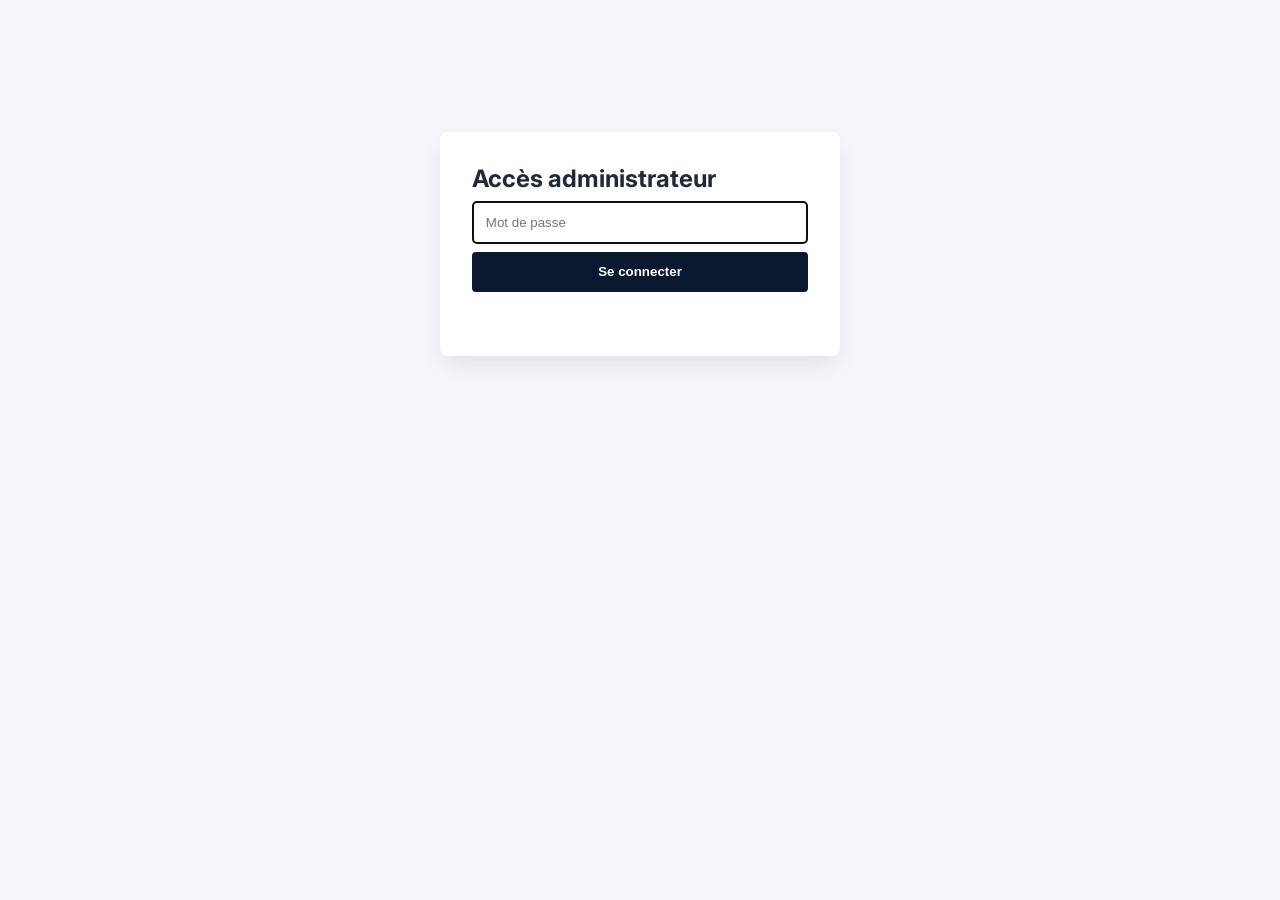
<file: admin.html>
<!DOCTYPE html>
<html lang="fr">
<head>
    <meta charset="UTF-8">
    <meta name="viewport" content="width=device-width, initial-scale=1.0">
    <title>Admin - Messages reçus</title>
    <link href="https://fonts.googleapis.com/css2?family=Inter:wght@400;500;600;700&display=swap" rel="stylesheet">
    <style>
        * { margin: 0; padding: 0; box-sizing: border-box; }
        body { font-family: 'Inter', sans-serif; background: #f4f6f9; color: #1f2937; padding: 2rem; }
        .container { max-width: 1200px; margin: 0 auto; }
        h1 { margin-bottom: 1rem; color: #0a192f; }
        .login { max-width: 400px; margin: 100px auto; background: white; padding: 2rem; border-radius: 8px; box-shadow: 0 10px 25px -5px rgba(0,0,0,0.1); }
        .login input { width: 100%; padding: 0.8rem; margin: 0.5rem 0; border: 1px solid #ddd; border-radius: 4px; }
        .login button { width: 100%; padding: 0.8rem; background: #0a192f; color: white; border: none; border-radius: 4px; cursor: pointer; font-weight: 600; }
        .login button:hover { background: #1e4a6f; }
        .dashboard { background: white; border-radius: 12px; padding: 1.5rem; box-shadow: 0 10px 25px -5px rgba(0,0,0,0.1); }
        table { width: 100%; border-collapse: collapse; overflow-x: auto; display: block; }
        th, td { text-align: left; padding: 0.75rem; border-bottom: 1px solid #e2e8f0; }
        th { background: #f1f5f9; color: #0a192f; }
        .message-preview { max-width: 300px; white-space: nowrap; overflow: hidden; text-overflow: ellipsis; }
        .error { color: #dc2626; margin-top: 1rem; text-align: center; }
        footer { text-align: center; margin-top: 2rem; font-size: 0.8rem; color: #6c757d; }
        button { background: #0a192f; color: white; border: none; padding: 0.5rem 1rem; border-radius: 4px; cursor: pointer; margin-bottom: 1rem; }
        button:hover { background: #1e4a6f; }
    </style>
</head>
<body>
<div class="container" id="app">
    <div id="loginPanel" class="login">
        <h2>Accès administrateur</h2>
        <input type="password" id="password" placeholder="Mot de passe" autofocus>
        <button id="loginBtn">Se connecter</button>
        <div id="loginError" class="error"></div>
    </div>

    <div id="dashboardPanel" style="display:none;">
        <div class="dashboard">
            <h1>Messages reçus</h1>
            <button id="refreshBtn">⟳ Actualiser</button>
            <div style="overflow-x:auto;">
                <table id="messagesTable">
                    <thead>
                        <tr><th>Date</th><th>Nom</th><th>Email</th><th>Sujet</th><th>Message</th></tr>
                    </thead>
                    <tbody id="tableBody">
                        <tr><td colspan="5">Chargement...</td></tr>
                    </tbody>
                </table>
            </div>
            <div id="tableError" class="error"></div>
        </div>
        <footer><a href="index.html">← Retour au site</a></footer>
    </div>
</div>

<script>
    // ========== CONFIGURATION ==========
    const PASSWORD = "admin123"; // CHANGE CE MOT DE PASSE
    const SHEET_DATA_URL = "https://script.google.com/macros/s/AKfycbwNvUOas88Gx5DOvElv7bkb70sjIzVOCb1AjKvHh49VSydrB1mFfePp2YHiIcpJz7F__g/exec";
    // ===================================

    const loginPanel = document.getElementById('loginPanel');
    const dashboardPanel = document.getElementById('dashboardPanel');
    const loginBtn = document.getElementById('loginBtn');
    const passwordInput = document.getElementById('password');
    const loginError = document.getElementById('loginError');
    const refreshBtn = document.getElementById('refreshBtn');
    const tableBody = document.getElementById('tableBody');
    const tableError = document.getElementById('tableError');

    if (sessionStorage.getItem('adminAuth') === 'true') {
        loginPanel.style.display = 'none';
        dashboardPanel.style.display = 'block';
        loadMessages();
    }

    loginBtn.addEventListener('click', () => {
        if (passwordInput.value === PASSWORD) {
            sessionStorage.setItem('adminAuth', 'true');
            loginPanel.style.display = 'none';
            dashboardPanel.style.display = 'block';
            loadMessages();
        } else {
            loginError.textContent = 'Mot de passe incorrect.';
        }
    });

    refreshBtn.addEventListener('click', () => loadMessages());

    async function loadMessages() {
        tableBody.innerHTML = '<tr><td colspan="5">Chargement...</td></tr>';
        tableError.textContent = '';
        try {
            const response = await fetch(SHEET_DATA_URL);
            if (!response.ok) throw new Error('Erreur de chargement');
            const messages = await response.json();
            if (messages.length === 0) {
                tableBody.innerHTML = '<tr><td colspan="5">Aucun message pour le moment.</td></tr>';
                return;
            }
            tableBody.innerHTML = messages.map(msg => `
                <tr>
                    <td>${new Date(msg.timestamp).toLocaleString()}</td>
                    <td>${escapeHtml(msg.nom)}</td>
                    <td>${escapeHtml(msg.email)}</td>
                    <td>${escapeHtml(msg.sujet || '')}</td>
                    <td class="message-preview" title="${escapeHtml(msg.message)}">${escapeHtml(msg.message)}</td>
                </tr>
            `).join('');
        } catch (err) {
            console.error(err);
            tableError.textContent = 'Impossible de récupérer les messages. Vérifie l\'URL du script et les permissions.';
            tableBody.innerHTML = '<tr><td colspan="5">Erreur de chargement</td></tr>';
        }
    }

    function escapeHtml(str) {
        if (!str) return '';
        return str.replace(/[&<>]/g, function(m) {
            if (m === '&') return '&amp;';
            if (m === '<') return '&lt;';
            if (m === '>') return '&gt;';
            return m;
        });
    }
</script>
</body>
</html>
</file>
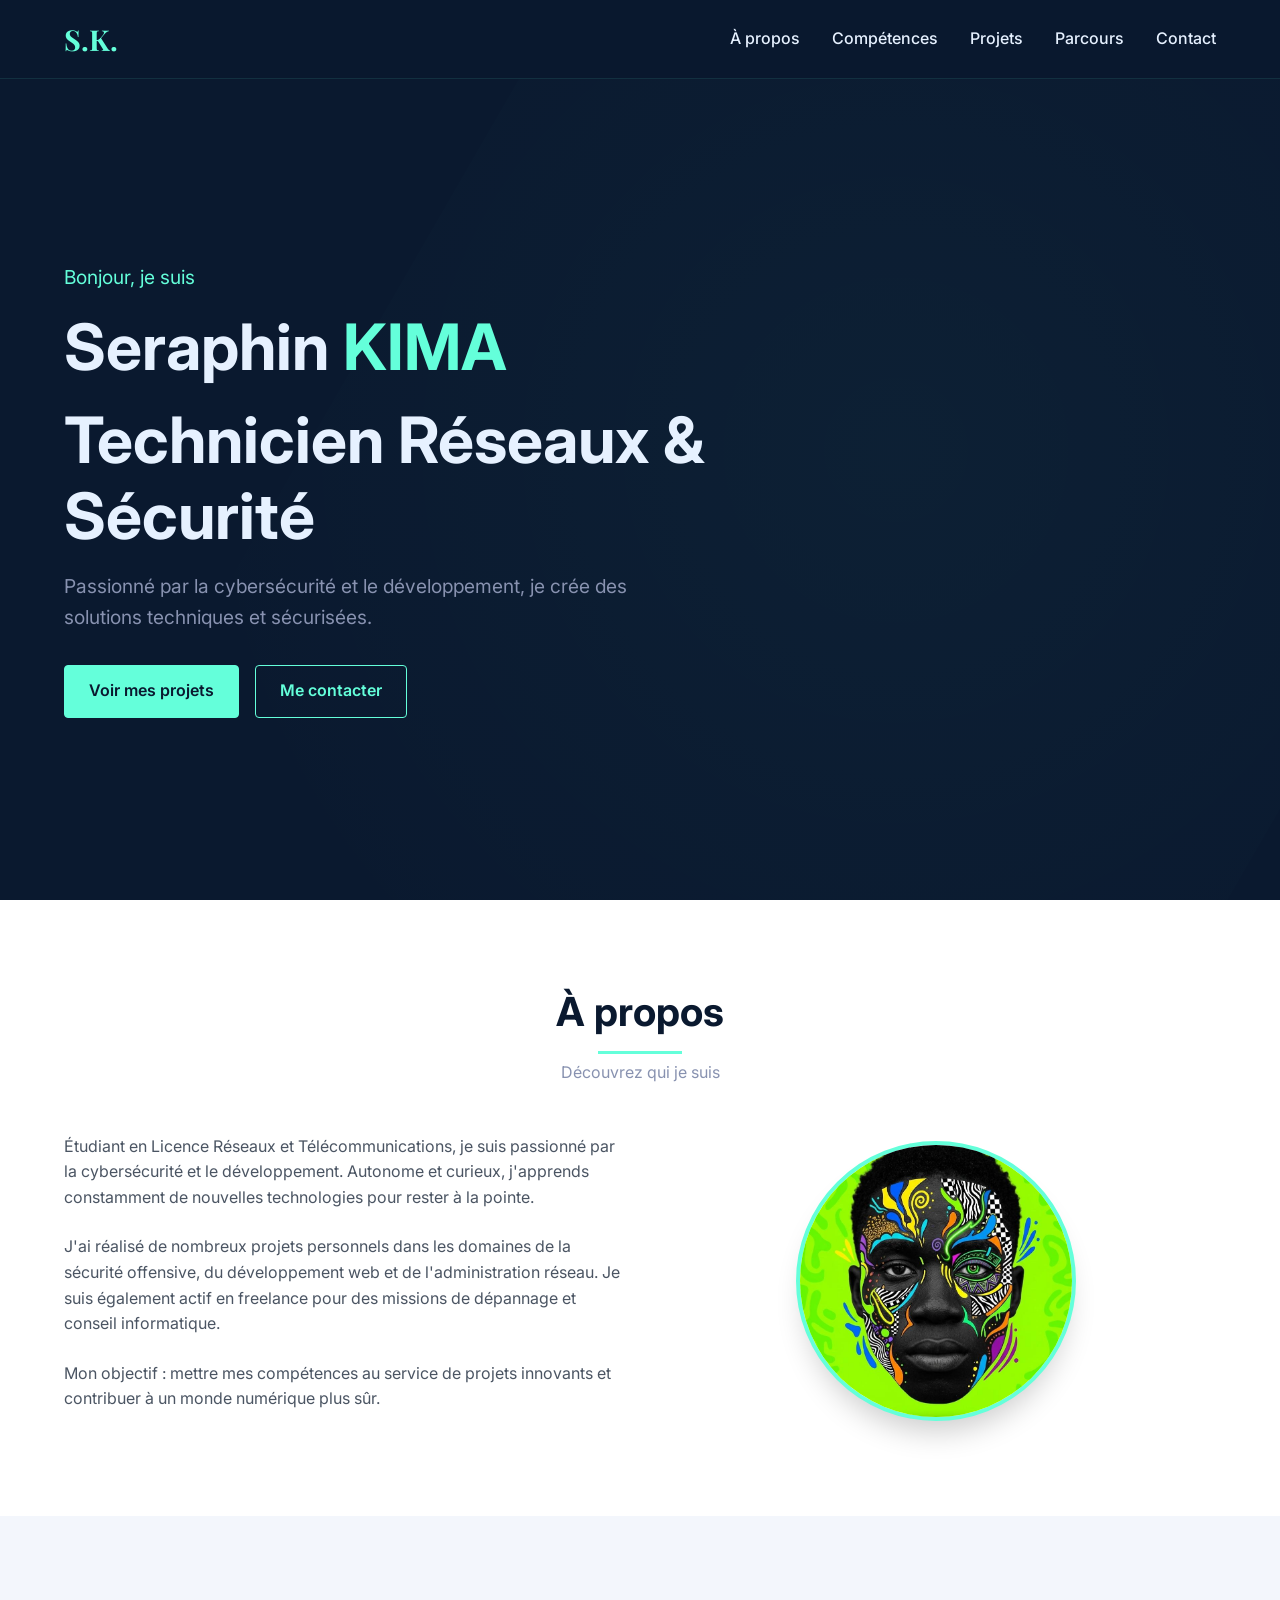
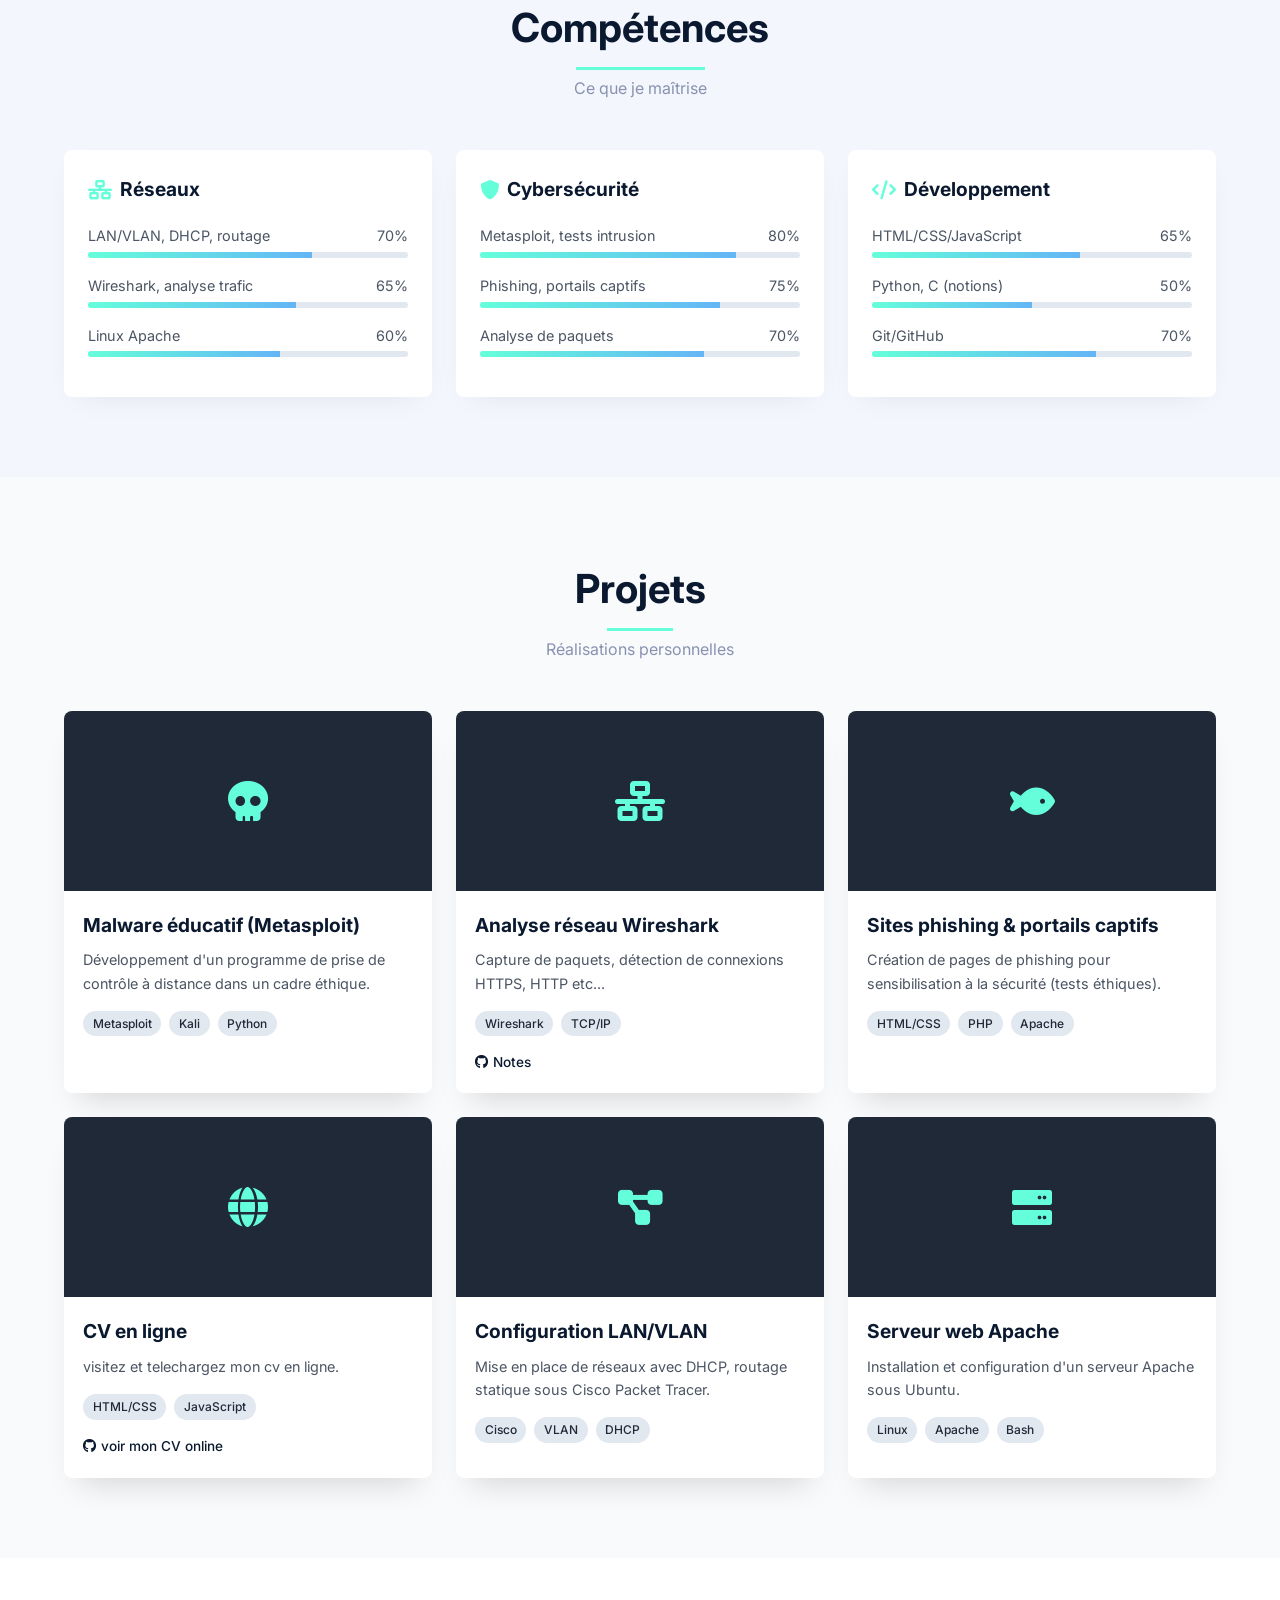
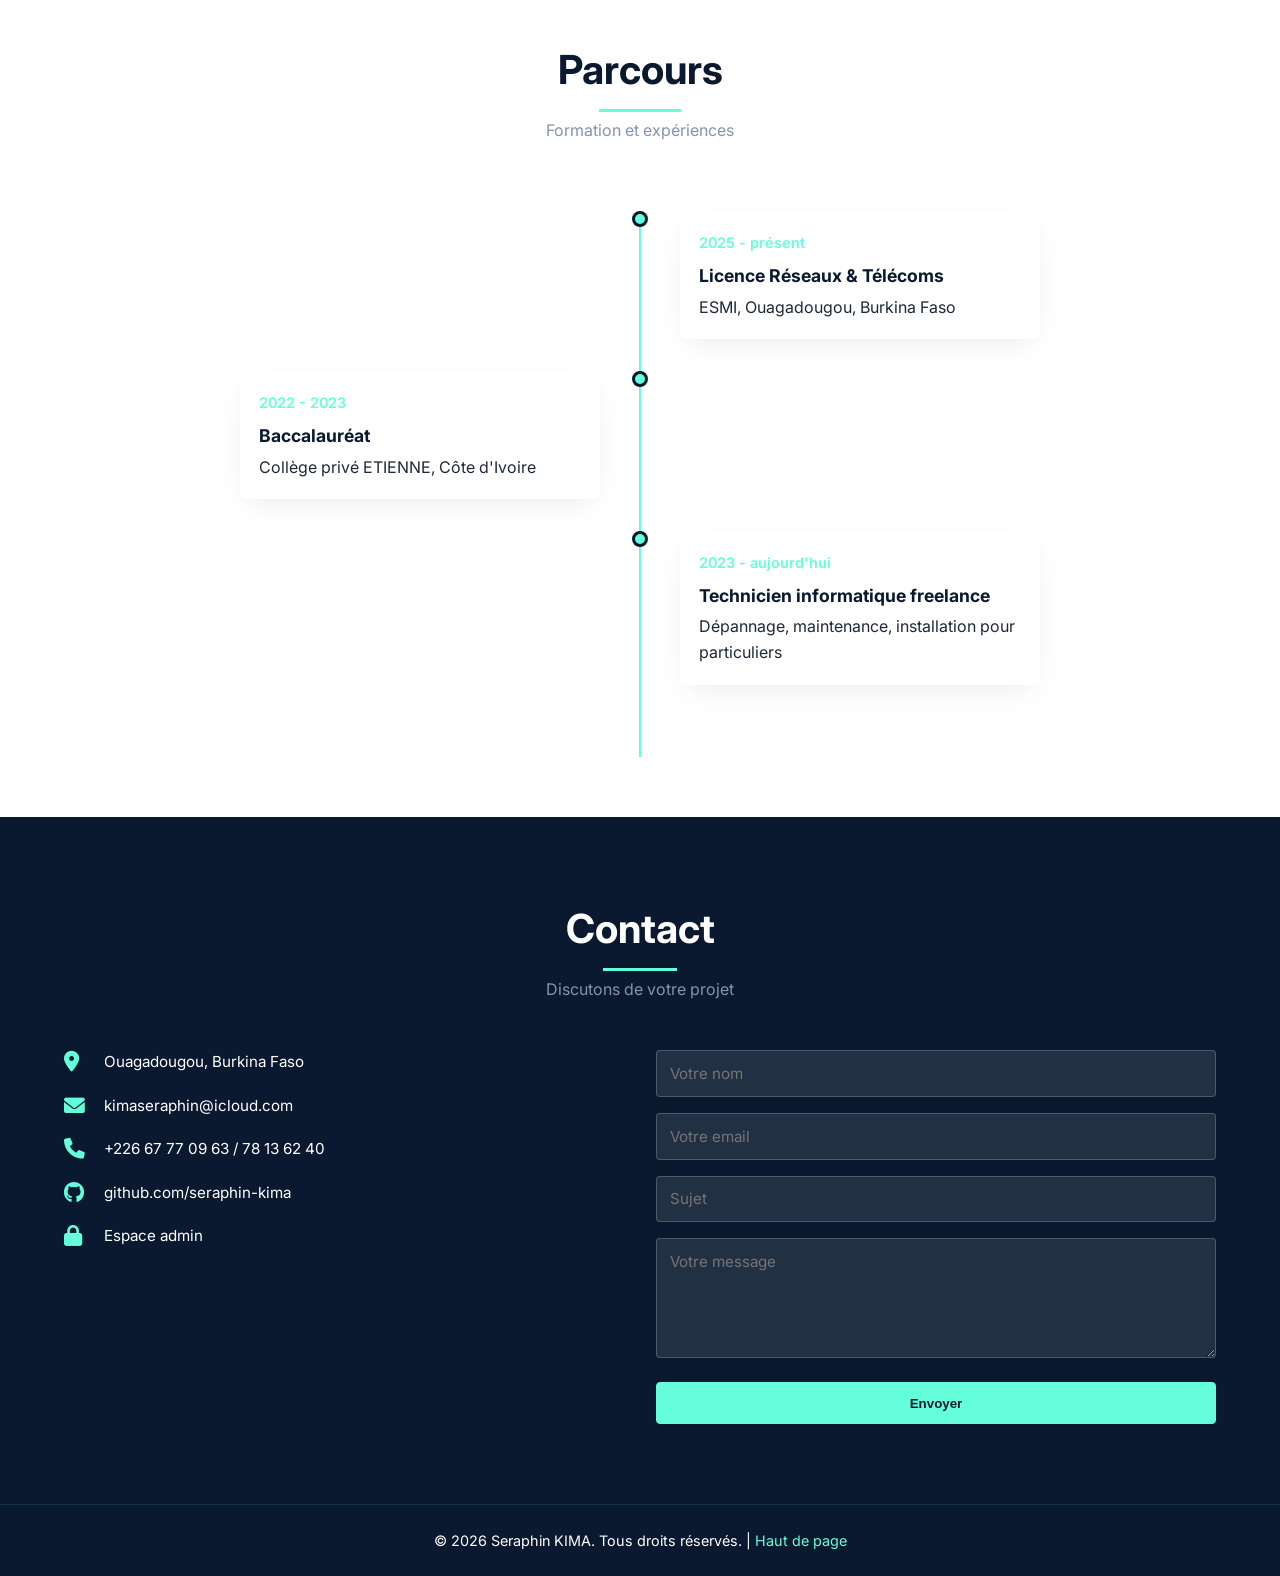
<file: portfolio.html>
<!DOCTYPE html>
<html lang="fr">
<head>
    <meta charset="UTF-8">
    <meta name="viewport" content="width=device-width, initial-scale=1.0, maximum-scale=1.0, user-scalable=yes">
    <title>Seraphin KIMA - Portfolio Développeur</title>
    <!-- Google Fonts -->
    <link rel="preconnect" href="https://fonts.googleapis.com">
    <link rel="preconnect" href="https://fonts.gstatic.com" crossorigin>
    <link href="https://fonts.googleapis.com/css2?family=Inter:wght@300;400;500;600;700&family=Playfair+Display:wght@400;700&display=swap" rel="stylesheet">
    <!-- Font Awesome -->
    <link rel="stylesheet" href="https://cdnjs.cloudflare.com/ajax/libs/font-awesome/6.0.0-beta3/css/all.min.css">
    <!-- AOS -->
    <link href="https://unpkg.com/aos@2.3.1/dist/aos.css" rel="stylesheet">
    <style>
        /* === TOUT LE CSS (inchangé, tu peux le garder tel quel) === */
        * { margin: 0; padding: 0; box-sizing: border-box; }
        body { font-family: 'Inter', sans-serif; background-color: #f9fafc; color: #1f2937; line-height: 1.6; overflow-x: hidden; }
        :root { --primary: #0a192f; --secondary: #64ffda; --accent: #112240; --text-light: #ccd6f6; --text-dark: #8892b0; --white: #e6f1ff; }
        nav { position: fixed; top: 0; width: 100%; background: rgba(10, 25, 47, 0.95); backdrop-filter: blur(10px); z-index: 1000; padding: 1rem 5%; display: flex; justify-content: space-between; align-items: center; border-bottom: 1px solid rgba(100, 255, 218, 0.1); }
        .logo { font-family: 'Playfair Display', serif; font-size: 1.8rem; font-weight: 700; color: var(--secondary); text-decoration: none; z-index: 1001; }
        .nav-links { display: flex; gap: 2rem; transition: all 0.3s ease; }
        .nav-links a { color: var(--white); text-decoration: none; font-weight: 500; font-size: 1rem; transition: color 0.3s; position: relative; }
        .nav-links a:hover { color: var(--secondary); }
        .nav-links a::after { content: ''; position: absolute; width: 0; height: 2px; bottom: -4px; left: 0; background-color: var(--secondary); transition: width 0.3s; }
        .nav-links a:hover::after { width: 100%; }
        .hamburger { display: none; flex-direction: column; cursor: pointer; z-index: 1001; }
        .hamburger span { width: 25px; height: 3px; background: var(--secondary); margin: 3px 0; transition: 0.3s; }
        @media (max-width: 768px) { .hamburger { display: flex; } .nav-links { position: fixed; top: 0; right: -100%; height: 100vh; width: 70%; background: var(--primary); flex-direction: column; justify-content: center; align-items: center; gap: 2rem; transition: right 0.3s ease; box-shadow: -5px 0 20px rgba(0,0,0,0.3); } .nav-links.active { right: 0; } .nav-links a { font-size: 1.2rem; } }
        .hero { min-height: 100vh; background: var(--primary); display: flex; align-items: center; padding: 0 5%; position: relative; overflow: hidden; padding-top: 80px; }
        .hero::before { content: ''; position: absolute; top: -50%; right: -10%; width: 80%; height: 200%; background: radial-gradient(circle, rgba(100,255,218,0.03) 0%, transparent 70%); transform: rotate(30deg); }
        .hero-content { max-width: 800px; z-index: 2; }
        .hero-subtitle { color: var(--secondary); font-size: 1.2rem; margin-bottom: 1rem; font-weight: 400; }
        .hero-title { font-size: clamp(2rem, 8vw, 4rem); font-weight: 700; color: var(--white); line-height: 1.2; margin-bottom: 1rem; }
        .hero-title span { color: var(--secondary); }
        .hero-description { color: var(--text-dark); font-size: clamp(1rem, 4vw, 1.2rem); max-width: 600px; margin-bottom: 2rem; }
        .hero-buttons { display: flex; gap: 1rem; flex-wrap: wrap; }
        .btn { display: inline-block; padding: 0.8rem 1.5rem; border-radius: 4px; text-decoration: none; font-weight: 600; transition: all 0.3s; border: 1px solid var(--secondary); cursor: pointer; text-align: center; }
        .btn-primary { background: var(--secondary); color: var(--primary); }
        .btn-primary:hover { background: transparent; color: var(--secondary); }
        .btn-outline { background: transparent; color: var(--secondary); }
        .btn-outline:hover { background: rgba(100, 255, 218, 0.1); }
        section { padding: 80px 5%; }
        .section-header { text-align: center; margin-bottom: 3rem; }
        .section-title { font-size: clamp(1.8rem, 5vw, 2.5rem); font-weight: 700; color: var(--primary); position: relative; display: inline-block; }
        .section-title::after { content: ''; position: absolute; width: 50%; height: 3px; background: var(--secondary); bottom: -10px; left: 25%; }
        .section-subtitle { color: var(--text-dark); font-size: 1rem; margin-top: 1rem; }
        .about { background: #fff; }
        .about-content { display: grid; grid-template-columns: 1fr 1fr; gap: 2rem; align-items: center; }
        .about-text p { margin-bottom: 1.5rem; color: #4b5563; }
        .about-image { text-align: center; }
        .about-image img { max-width: 100%; width: 280px; border-radius: 50%; box-shadow: 0 20px 30px -10px rgba(0,0,0,0.2); border: 4px solid var(--secondary); }
        @media (max-width: 768px) { .about-content { grid-template-columns: 1fr; gap: 2rem; } .about-image { order: -1; } }
        .skills { background: #f3f6fc; }
        .skills-grid { display: grid; grid-template-columns: repeat(auto-fit, minmax(280px, 1fr)); gap: 1.5rem; }
        .skill-card { background: white; border-radius: 8px; padding: 1.5rem; box-shadow: 0 10px 30px -15px rgba(0,0,0,0.1); transition: transform 0.3s; }
        .skill-card:hover { transform: translateY(-5px); }
        .skill-card h3 { display: flex; align-items: center; gap: 0.5rem; color: var(--primary); margin-bottom: 1.2rem; font-size: 1.2rem; }
        .skill-card h3 i { color: var(--secondary); }
        .skill-bar { margin-bottom: 1rem; }
        .skill-bar-info { display: flex; justify-content: space-between; margin-bottom: 0.3rem; font-size: 0.9rem; color: #4b5563; }
        .skill-bar-progress { height: 6px; background: #e2e8f0; border-radius: 3px; overflow: hidden; }
        .skill-bar-fill { height: 100%; background: linear-gradient(90deg, var(--secondary), #64b5f6); width: 0%; transition: width 1s ease; }
        .projects-grid { display: grid; grid-template-columns: repeat(auto-fit, minmax(300px, 1fr)); gap: 1.5rem; }
        .project-card { background: white; border-radius: 8px; overflow: hidden; box-shadow: 0 20px 30px -15px rgba(0,0,0,0.15); transition: transform 0.3s, box-shadow 0.3s; }
        .project-card:hover { transform: translateY(-5px); box-shadow: 0 30px 40px -20px rgba(0,0,0,0.2); }
        .project-image { height: 180px; background: #1f2937; display: flex; align-items: center; justify-content: center; color: var(--secondary); font-size: 2.5rem; }
        .project-content { padding: 1.2rem; }
        .project-content h3 { color: var(--primary); margin-bottom: 0.5rem; font-size: 1.2rem; }
        .project-content p { color: #4b5563; font-size: 0.9rem; margin-bottom: 1rem; }
        .project-tech { display: flex; flex-wrap: wrap; gap: 0.5rem; margin-bottom: 1rem; }
        .project-tech span { background: #e2e8f0; padding: 0.2rem 0.6rem; border-radius: 20px; font-size: 0.75rem; font-weight: 500; }
        .project-links { display: flex; gap: 1rem; }
        .project-links a { color: var(--primary); text-decoration: none; font-weight: 500; font-size: 0.85rem; display: flex; align-items: center; gap: 0.3rem; }
        .project-links a:hover { color: var(--secondary); }
        .timeline-section { background: #fff; }
        .timeline { position: relative; max-width: 800px; margin: 0 auto; padding: 20px 0; }
        .timeline::before { content: ''; position: absolute; left: 20px; transform: translateX(-50%); width: 2px; height: 100%; background: var(--secondary); }
        .timeline-item { position: relative; margin-bottom: 2rem; padding-left: 50px; }
        .timeline-dot { position: absolute; left: 20px; transform: translateX(-50%); width: 16px; height: 16px; border-radius: 50%; background: var(--secondary); border: 3px solid var(--primary); z-index: 2; }
        .timeline-content { padding: 1.2rem; background: white; border-radius: 8px; box-shadow: 0 10px 30px -10px rgba(0,0,0,0.1); }
        .timeline-content h3 { color: var(--primary); margin-bottom: 0.3rem; font-size: 1.1rem; }
        .timeline-content .date { color: var(--secondary); font-weight: 600; margin-bottom: 0.5rem; display: block; font-size: 0.9rem; }
        @media (min-width: 769px) { .timeline::before { left: 50%; } .timeline-item { padding-left: 0; } .timeline-dot { left: 50%; } .timeline-content { width: 45%; } .timeline-item:nth-child(odd) .timeline-content { margin-left: auto; } .timeline-item:nth-child(even) .timeline-content { margin-right: auto; } }
        .contact { background: var(--primary); color: white; }
        .contact .section-title { color: white; }
        .contact .section-title::after { background: var(--secondary); }
        .contact-content { display: grid; grid-template-columns: 1fr 1fr; gap: 2rem; }
        .contact-info { display: flex; flex-direction: column; gap: 1.2rem; }
        .contact-item { display: flex; align-items: center; gap: 1rem; font-size: 0.95rem; }
        .contact-item i { font-size: 1.3rem; color: var(--secondary); min-width: 24px; }
        .contact-item a { color: white; text-decoration: none; word-break: break-word; }
        .contact-item a:hover { color: var(--secondary); }
        .contact-form { display: flex; flex-direction: column; gap: 1rem; }
        .form-group input, .form-group textarea { width: 100%; padding: 0.8rem; background: rgba(255,255,255,0.1); border: 1px solid rgba(255,255,255,0.2); border-radius: 4px; color: white; font-family: inherit; font-size: 0.95rem; }
        .form-group textarea { min-height: 120px; resize: vertical; }
        .form-group input:focus, .form-group textarea:focus { outline: none; border-color: var(--secondary); }
        .contact-form .btn { width: 100%; }
        @media (max-width: 768px) { .contact-content { grid-template-columns: 1fr; gap: 2rem; } }
        footer { background: #0a192f; color: white; text-align: center; padding: 1.5rem; border-top: 1px solid rgba(100,255,218,0.1); font-size: 0.9rem; }
        footer a { color: var(--secondary); text-decoration: none; }
        @media (max-width: 480px) { section { padding: 60px 4%; } .hero-buttons { flex-direction: column; align-items: stretch; } .hero-buttons .btn { text-align: center; } }
        .toast { position: fixed; bottom: 20px; left: 50%; transform: translateX(-50%); background: #333; color: white; padding: 10px 20px; border-radius: 30px; z-index: 1000; font-size: 14px; opacity: 0; transition: opacity 0.3s; pointer-events: none; }
    </style>
</head>
<body>
    <nav>
        <a href="#" class="logo">S.K.</a>
        <div class="hamburger" id="hamburger">
            <span></span>
            <span></span>
            <span></span>
        </div>
        <div class="nav-links" id="navLinks">
            <a href="#about">À propos</a>
            <a href="#skills">Compétences</a>
            <a href="#projects">Projets</a>
            <a href="#timeline">Parcours</a>
            <a href="#contact">Contact</a>
        </div>
    </nav>

    <section class="hero" id="home">
        <div class="hero-content">
            <p class="hero-subtitle" data-aos="fade-up">Bonjour, je suis</p>
            <h1 class="hero-title" data-aos="fade-up" data-aos-delay="100">Seraphin <span>KIMA</span></h1>
            <h1 class="hero-title" data-aos="fade-up" data-aos-delay="200">Technicien Réseaux & Sécurité</h1>
            <p class="hero-description" data-aos="fade-up" data-aos-delay="300">Passionné par la cybersécurité et le développement, je crée des solutions techniques et sécurisées.</p>
            <div class="hero-buttons" data-aos="fade-up" data-aos-delay="400">
                <a href="#projects" class="btn btn-primary">Voir mes projets</a>
                <a href="#contact" class="btn btn-outline">Me contacter</a>
            </div>
        </div>
    </section>

    <section class="about" id="about">
        <div class="section-header" data-aos="fade-up">
            <h2 class="section-title">À propos</h2>
            <p class="section-subtitle">Découvrez qui je suis</p>
        </div>
        <div class="about-content">
            <div class="about-text" data-aos="fade-right">
                <p>Étudiant en Licence Réseaux et Télécommunications, je suis passionné par la cybersécurité et le développement. Autonome et curieux, j'apprends constamment de nouvelles technologies pour rester à la pointe.</p>
                <p>J'ai réalisé de nombreux projets personnels dans les domaines de la sécurité offensive, du développement web et de l'administration réseau. Je suis également actif en freelance pour des missions de dépannage et conseil informatique.</p>
                <p>Mon objectif : mettre mes compétences au service de projets innovants et contribuer à un monde numérique plus sûr.</p>
            </div>
            <div class="about-image" data-aos="fade-left">
                <img src="./photo.jpeg" alt="Seraphin KIMA" style="background:#112240; border-radius:50%; width:280px; height:280px; object-fit:cover;">
            </div>
        </div>
    </section>

    <section class="skills" id="skills">
        <div class="section-header" data-aos="fade-up">
            <h2 class="section-title">Compétences</h2>
            <p class="section-subtitle">Ce que je maîtrise</p>
        </div>
        <div class="skills-grid">
            <div class="skill-card" data-aos="flip-left">
                <h3><i class="fas fa-network-wired"></i> Réseaux</h3>
                <div class="skill-bar"><div class="skill-bar-info"><span>LAN/VLAN, DHCP, routage</span><span>70%</span></div><div class="skill-bar-progress"><div class="skill-bar-fill" style="width:70%"></div></div></div>
                <div class="skill-bar"><div class="skill-bar-info"><span>Wireshark, analyse trafic</span><span>65%</span></div><div class="skill-bar-progress"><div class="skill-bar-fill" style="width:65%"></div></div></div>
                <div class="skill-bar"><div class="skill-bar-info"><span>Linux Apache</span><span>60%</span></div><div class="skill-bar-progress"><div class="skill-bar-fill" style="width:60%"></div></div></div>
            </div>
            <div class="skill-card" data-aos="flip-left" data-aos-delay="100">
                <h3><i class="fas fa-shield-alt"></i> Cybersécurité</h3>
                <div class="skill-bar"><div class="skill-bar-info"><span>Metasploit, tests intrusion</span><span>80%</span></div><div class="skill-bar-progress"><div class="skill-bar-fill" style="width:80%"></div></div></div>
                <div class="skill-bar"><div class="skill-bar-info"><span>Phishing, portails captifs</span><span>75%</span></div><div class="skill-bar-progress"><div class="skill-bar-fill" style="width:75%"></div></div></div>
                <div class="skill-bar"><div class="skill-bar-info"><span>Analyse de paquets</span><span>70%</span></div><div class="skill-bar-progress"><div class="skill-bar-fill" style="width:70%"></div></div></div>
            </div>
            <div class="skill-card" data-aos="flip-left" data-aos-delay="200">
                <h3><i class="fas fa-code"></i> Développement</h3>
                <div class="skill-bar"><div class="skill-bar-info"><span>HTML/CSS/JavaScript</span><span>65%</span></div><div class="skill-bar-progress"><div class="skill-bar-fill" style="width:65%"></div></div></div>
                <div class="skill-bar"><div class="skill-bar-info"><span>Python, C (notions)</span><span>50%</span></div><div class="skill-bar-progress"><div class="skill-bar-fill" style="width:50%"></div></div></div>
                <div class="skill-bar"><div class="skill-bar-info"><span>Git/GitHub</span><span>70%</span></div><div class="skill-bar-progress"><div class="skill-bar-fill" style="width:70%"></div></div></div>
            </div>
        </div>
    </section>

    <section class="projects" id="projects">
        <div class="section-header" data-aos="fade-up"><h2 class="section-title">Projets</h2><p class="section-subtitle">Réalisations personnelles</p></div>
        <div class="projects-grid">
            <div class="project-card" data-aos="zoom-in"><div class="project-image"><i class="fas fa-skull"></i></div><div class="project-content"><h3>Malware éducatif (Metasploit)</h3><p>Développement d'un programme de prise de contrôle à distance dans un cadre éthique.</p><div class="project-tech"><span>Metasploit</span><span>Kali</span><span>Python</span></div></div></div>
            <div class="project-card" data-aos="zoom-in" data-aos-delay="100"><div class="project-image"><i class="fas fa-network-wired"></i></div><div class="project-content"><h3>Analyse réseau Wireshark</h3><p>Capture de paquets, détection de connexions HTTPS, HTTP etc...</p><div class="project-tech"><span>Wireshark</span><span>TCP/IP</span></div><div class="project-links"><a href="#"><i class="fab fa-github"></i> Notes</a></div></div></div>
            <div class="project-card" data-aos="zoom-in" data-aos-delay="200"><div class="project-image"><i class="fas fa-fish"></i></div><div class="project-content"><h3>Sites phishing & portails captifs</h3><p>Création de pages de phishing pour sensibilisation à la sécurité (tests éthiques).</p><div class="project-tech"><span>HTML/CSS</span><span>PHP</span><span>Apache</span></div></div></div>
            <div class="project-card" data-aos="zoom-in"><div class="project-image"><i class="fas fa-globe"></i></div><div class="project-content"><h3>CV en ligne</h3><p>visitez et telechargez mon cv en ligne.</p><div class="project-tech"><span>HTML/CSS</span><span>JavaScript</span></div><div class="project-links"><a href="https://site-2025.github.io/CV-SERAPHIN.K/file.html" target="_blank"><i class="fab fa-github"></i> voir mon CV online</a></div></div></div>
            <div class="project-card" data-aos="zoom-in" data-aos-delay="100"><div class="project-image"><i class="fas fa-project-diagram"></i></div><div class="project-content"><h3>Configuration LAN/VLAN</h3><p>Mise en place de réseaux avec DHCP, routage statique sous Cisco Packet Tracer.</p><div class="project-tech"><span>Cisco</span><span>VLAN</span><span>DHCP</span></div></div></div>
            <div class="project-card" data-aos="zoom-in" data-aos-delay="200"><div class="project-image"><i class="fas fa-server"></i></div><div class="project-content"><h3>Serveur web Apache</h3><p>Installation et configuration d'un serveur Apache sous Ubuntu.</p><div class="project-tech"><span>Linux</span><span>Apache</span><span>Bash</span></div></div></div>
        </div>
    </section>

    <section class="timeline-section" id="timeline">
        <div class="section-header" data-aos="fade-up"><h2 class="section-title">Parcours</h2><p class="section-subtitle">Formation et expériences</p></div>
        <div class="timeline">
            <div class="timeline-item" data-aos="fade-right"><div class="timeline-dot"></div><div class="timeline-content"><span class="date">2025 - présent</span><h3>Licence Réseaux & Télécoms</h3><p>ESMI, Ouagadougou, Burkina Faso</p></div></div>
            <div class="timeline-item" data-aos="fade-left"><div class="timeline-dot"></div><div class="timeline-content"><span class="date">2022 - 2023</span><h3>Baccalauréat</h3><p>Collège privé ETIENNE, Côte d'Ivoire</p></div></div>
            <div class="timeline-item" data-aos="fade-right"><div class="timeline-dot"></div><div class="timeline-content"><span class="date">2023 - aujourd'hui</span><h3>Technicien informatique freelance</h3><p>Dépannage, maintenance, installation pour particuliers</p></div></div>
        </div>
    </section>

    <section class="contact" id="contact">
        <div class="section-header" data-aos="fade-up">
            <h2 class="section-title">Contact</h2>
            <p class="section-subtitle">Discutons de votre projet</p>
        </div>
        <div class="contact-content">
            <div class="contact-info" data-aos="fade-right">
                <div class="contact-item"><i class="fas fa-map-marker-alt"></i><span>Ouagadougou, Burkina Faso</span></div>
                <div class="contact-item"><i class="fas fa-envelope"></i><a href="mailto:kimaseraphin@icloud.com">kimaseraphin@icloud.com</a></div>
                <div class="contact-item"><i class="fas fa-phone"></i><a href="tel:+22667770963">+226 67 77 09 63 / 78 13 62 40</a></div>
                <div class="contact-item"><i class="fab fa-github"></i><a href="https://site-2025.github.io/CV-SERAPHIN.K/file.html" target="_blank">github.com/seraphin-kima</a></div>
                <div class="contact-item"><i class="fas fa-lock"></i><a href="admin.html">Espace admin</a></div>
            </div>
            <form class="contact-form" id="contactForm" data-aos="fade-left">
                <div class="form-group"><input type="text" id="name" name="name" placeholder="Votre nom" required></div>
                <div class="form-group"><input type="email" id="email" name="email" placeholder="Votre email" required></div>
                <div class="form-group"><input type="text" id="subject" name="subject" placeholder="Sujet"></div>
                <div class="form-group"><textarea id="message" name="message" placeholder="Votre message" required></textarea></div>
                <button type="submit" class="btn btn-primary">Envoyer</button>
            </form>
        </div>
    </section>

    <footer><p>&copy; 2026 Seraphin KIMA. Tous droits réservés. | <a href="#home">Haut de page</a></p></footer>
    <div id="toast" class="toast">Message envoyé !</div>

    <script src="https://unpkg.com/aos@2.3.1/dist/aos.js"></script>
    <script>
        AOS.init({ duration: 1000, once: true, offset: 100 });

        const hamburger = document.getElementById('hamburger');
        const navLinks = document.getElementById('navLinks');
        hamburger.addEventListener('click', () => navLinks.classList.toggle('active'));
        navLinks.querySelectorAll('a').forEach(link => link.addEventListener('click', () => navLinks.classList.remove('active')));

        document.querySelectorAll('a[href^="#"]').forEach(anchor => {
            anchor.addEventListener('click', function(e) {
                e.preventDefault();
                const target = document.querySelector(this.getAttribute('href'));
                if (target) target.scrollIntoView({ behavior: 'smooth', block: 'start' });
            });
        });

        const contactForm = document.getElementById('contactForm');
        const toast = document.getElementById('toast');

        // ========== REMPLACE AVEC TES VRAIES URLS ==========
        const FORMSPREE_URL = 'https://formspree.io/f/xvzwjldq';
        const GOOGLE_SHEET_URL = 'https://script.google.com/macros/s/AKfycbwNvUOas88Gx5DOvElv7bkb70sjIzVOCb1AjKvHh49VSydrB1mFfePp2YHiIcpJz7F__g/exec';
        // ===================================================

        contactForm.addEventListener('submit', async (e) => {
            e.preventDefault();

            const formData = {
                nom: document.getElementById('name').value,
                email: document.getElementById('email').value,
                sujet: document.getElementById('subject').value,
                message: document.getElementById('message').value
            };

            try {
                await fetch(FORMSPREE_URL, {
                    method: 'POST',
                    headers: { 'Content-Type': 'application/json' },
                    body: JSON.stringify(formData)
                });
            } catch (err) { console.warn("Formspree error", err); }

            try {
                await fetch(GOOGLE_SHEET_URL, {
                    method: 'POST',
                    mode: 'no-cors',
                    headers: { 'Content-Type': 'application/json' },
                    body: JSON.stringify(formData)
                });
            } catch (err) { console.warn("Google Sheet error", err); }

            toast.style.opacity = '1';
            setTimeout(() => toast.style.opacity = '0', 3000);
            contactForm.reset();
        });
    </script>
</body>
</html>
</file>
